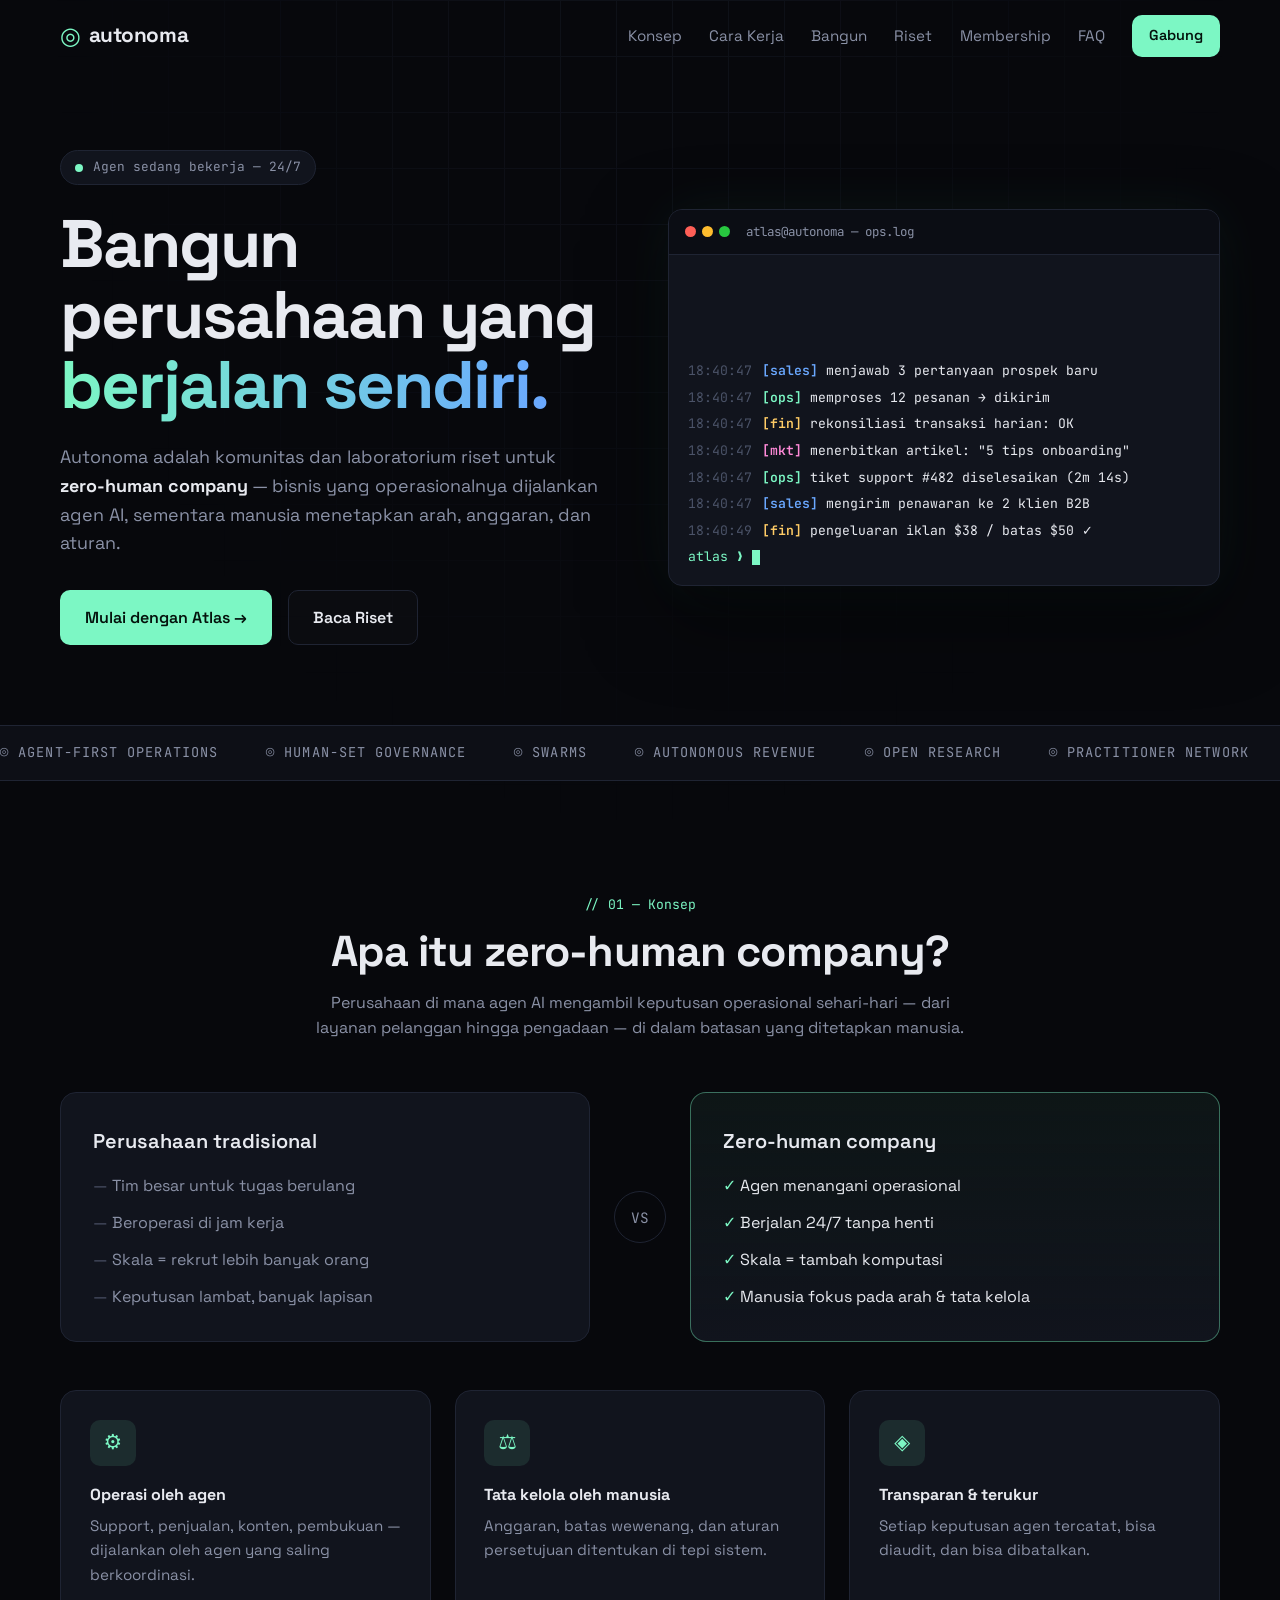
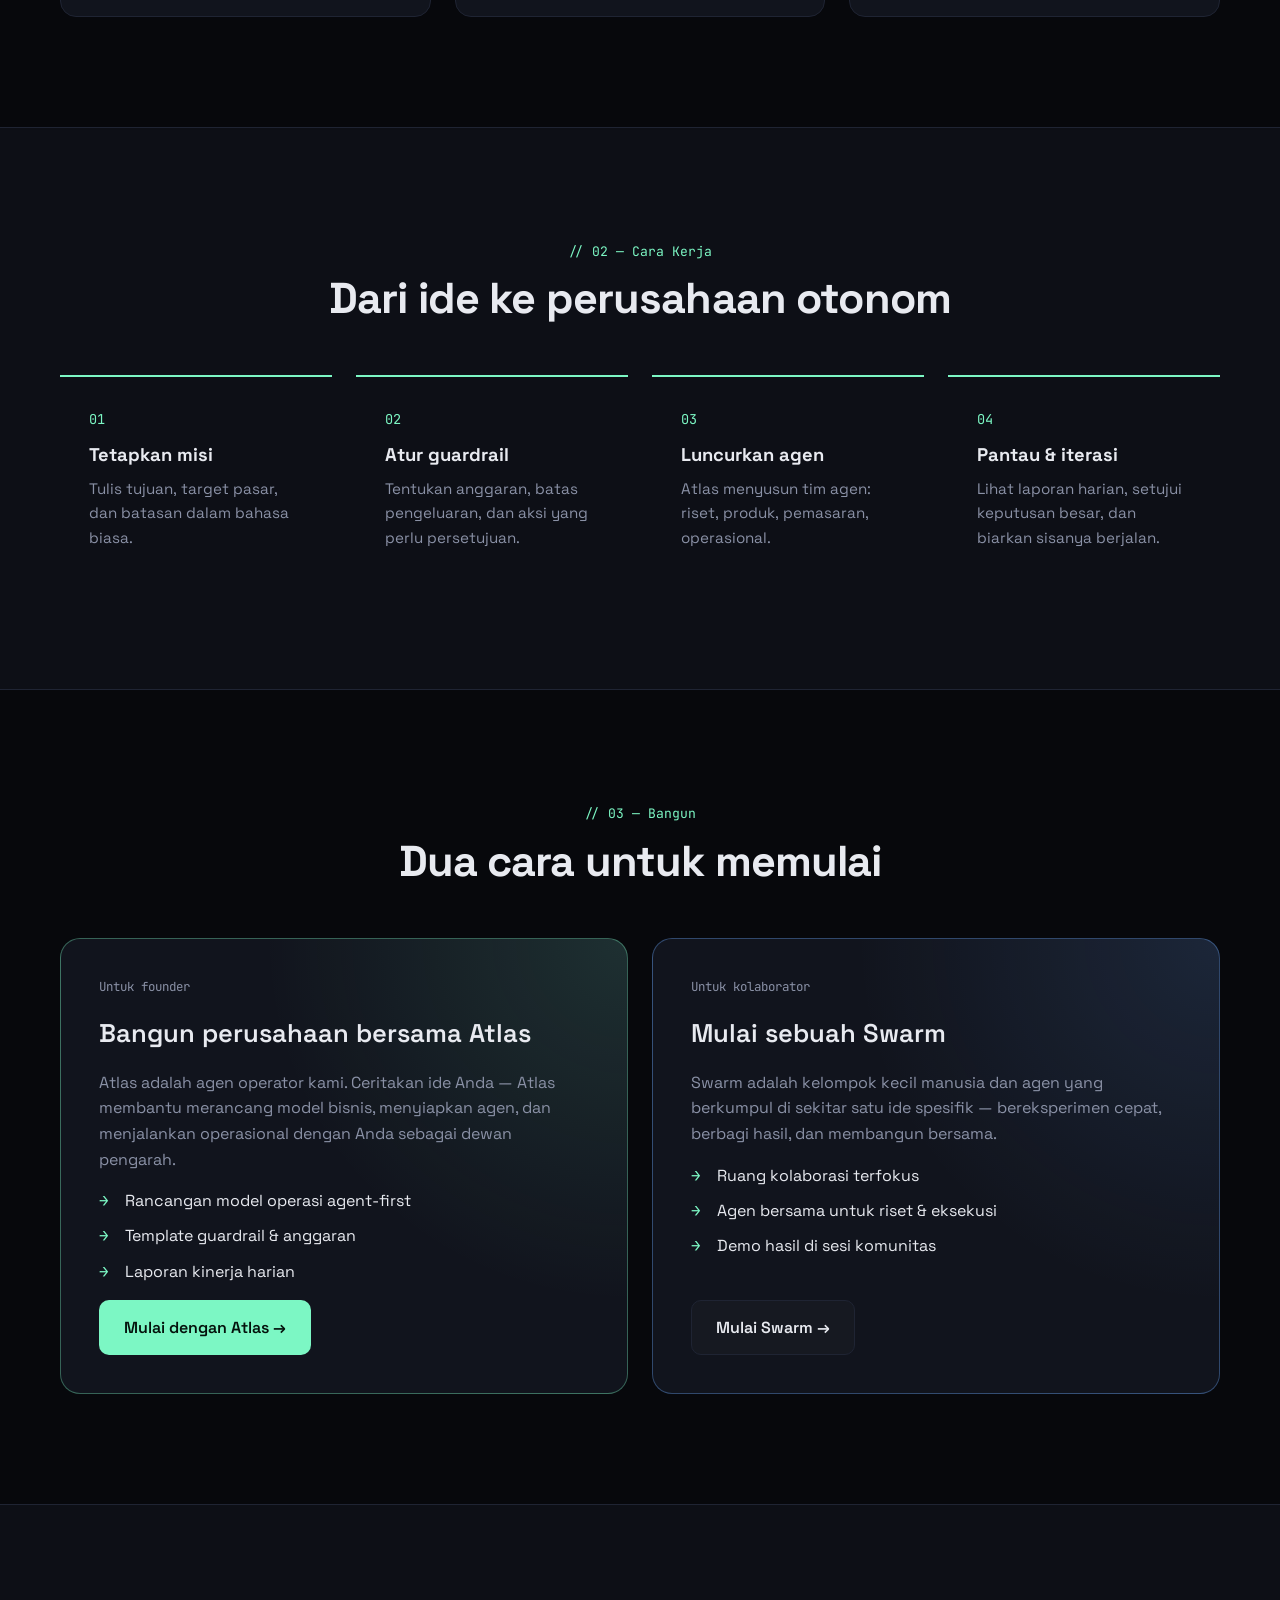
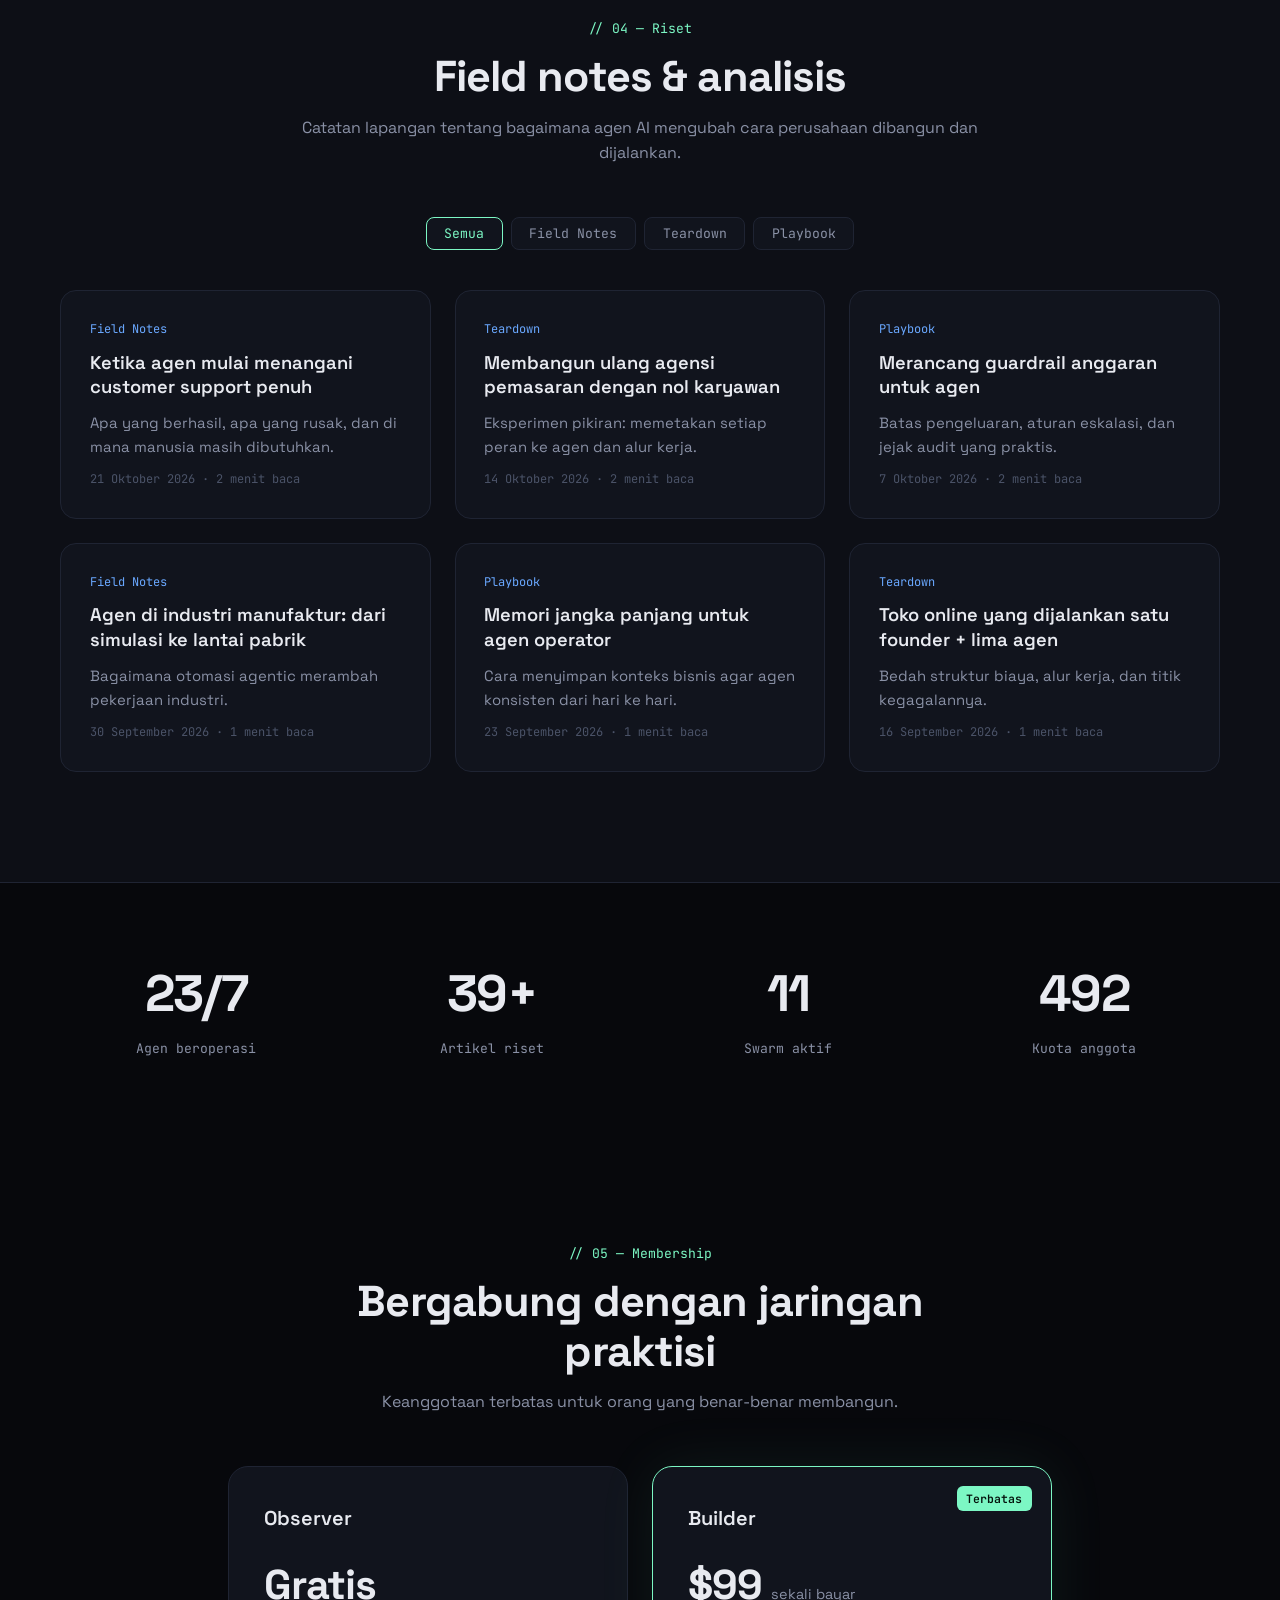
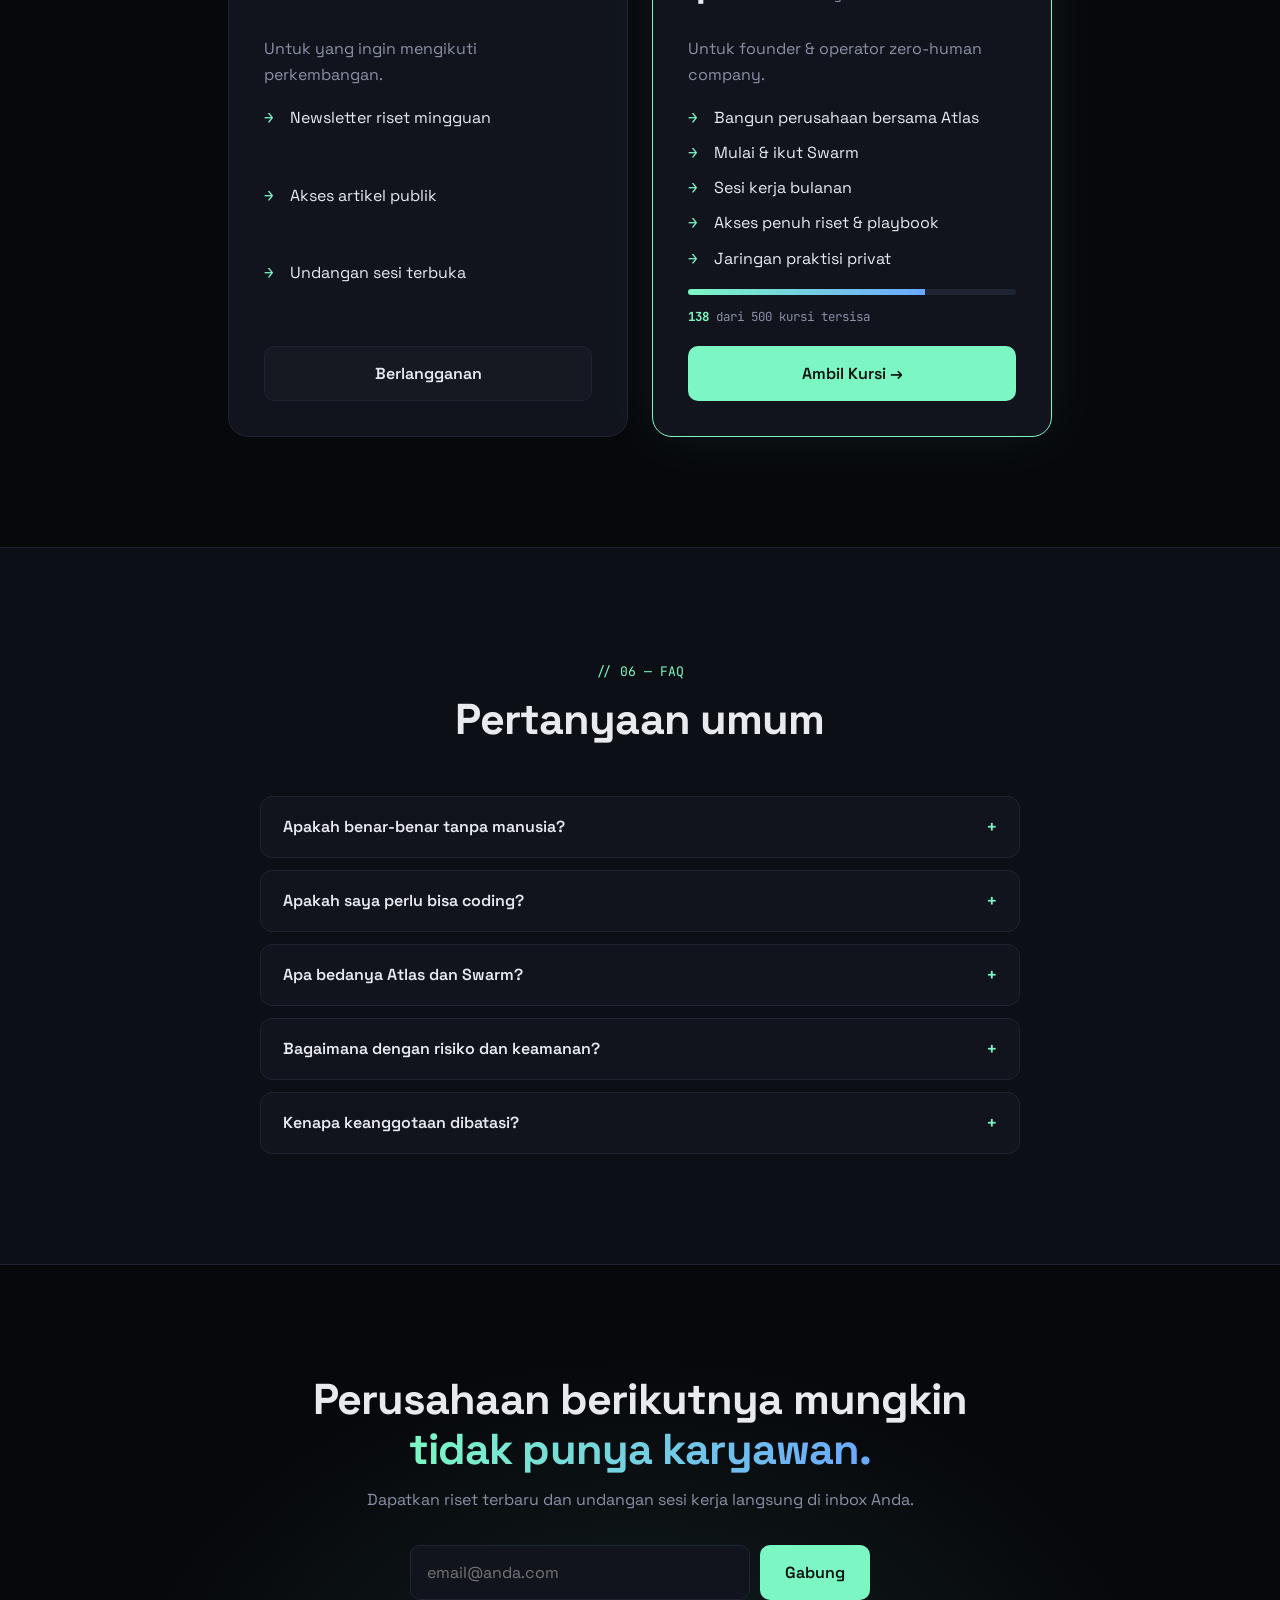
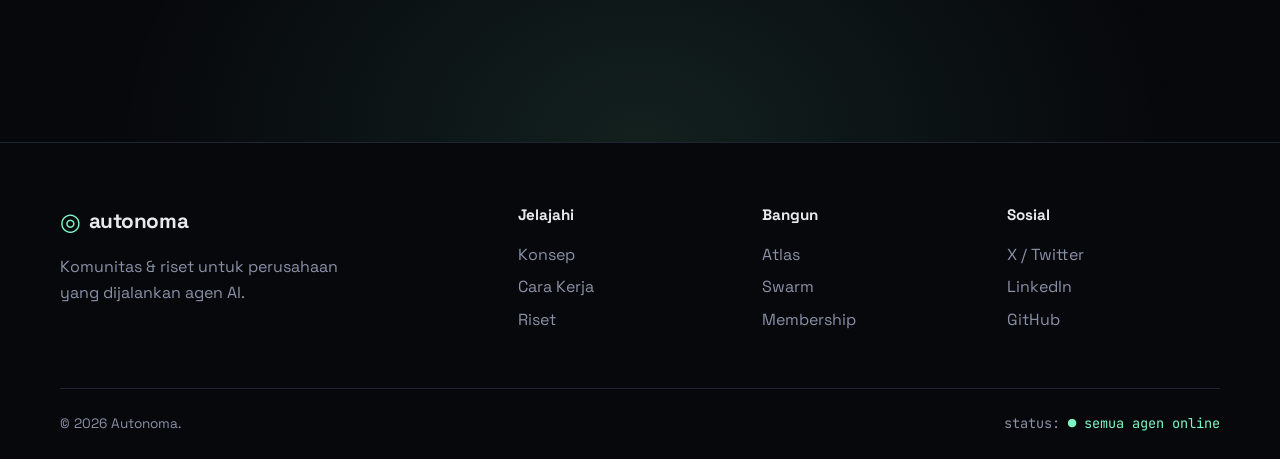
<file: index.html>
<!DOCTYPE html>
<html lang="id">
<head>
  <meta charset="UTF-8" />
  <meta name="viewport" content="width=device-width, initial-scale=1.0" />
  <title>Autonoma — Perusahaan yang Berjalan Sendiri</title>
  <meta name="description" content="Autonoma: komunitas, riset, dan tools untuk membangun zero-human company yang dijalankan agen AI." />
  <link rel="preconnect" href="https://fonts.googleapis.com" />
  <link rel="preconnect" href="https://fonts.gstatic.com" crossorigin />
  <link href="https://fonts.googleapis.com/css2?family=Space+Grotesk:wght@400;500;600;700&family=JetBrains+Mono:wght@400;600&display=swap" rel="stylesheet" />
  <link rel="stylesheet" href="assets/styles.css" />
</head>
<body>
  <div class="bg-grid" aria-hidden="true"></div>

  <!-- Navbar -->
  <header class="nav" id="top">
    <div class="container nav__inner">
      <a href="#top" class="logo"><span class="logo__mark">◎</span>autonoma</a>
      <nav class="nav__links" id="navLinks">
        <a href="#konsep">Konsep</a>
        <a href="#cara-kerja">Cara Kerja</a>
        <a href="#bangun">Bangun</a>
        <a href="#riset">Riset</a>
        <a href="#membership">Membership</a>
        <a href="#faq">FAQ</a>
        <a href="#membership" class="btn btn--primary btn--sm">Gabung</a>
      </nav>
      <button class="nav__toggle" id="navToggle" aria-label="Buka menu"><span></span><span></span><span></span></button>
    </div>
  </header>

  <!-- Hero -->
  <section class="hero">
    <div class="container hero__inner">
      <div class="hero__text reveal">
        <span class="badge"><span class="pulse"></span> Agen sedang bekerja — 24/7</span>
        <h1>Bangun perusahaan yang <span class="grad">berjalan sendiri.</span></h1>
        <p>Autonoma adalah komunitas dan laboratorium riset untuk <strong>zero-human company</strong> — bisnis yang operasionalnya dijalankan agen AI, sementara manusia menetapkan arah, anggaran, dan aturan.</p>
        <div class="hero__cta">
          <a href="#bangun" class="btn btn--primary">Mulai dengan Atlas →</a>
          <a href="#riset" class="btn btn--ghost">Baca Riset</a>
        </div>
      </div>

      <div class="terminal reveal" aria-label="Contoh log aktivitas agen">
        <div class="terminal__bar">
          <span class="dot dot--r"></span><span class="dot dot--y"></span><span class="dot dot--g"></span>
          <span class="terminal__title">atlas@autonoma — ops.log</span>
        </div>
        <div class="terminal__body" id="terminal"></div>
      </div>
    </div>
  </section>

  <!-- Ticker -->
  <div class="ticker" aria-hidden="true">
    <div class="ticker__track">
      <span>◎ AGENT-FIRST OPERATIONS</span><span>◎ HUMAN-SET GOVERNANCE</span><span>◎ SWARMS</span><span>◎ AUTONOMOUS REVENUE</span><span>◎ OPEN RESEARCH</span><span>◎ PRACTITIONER NETWORK</span>
      <span>◎ AGENT-FIRST OPERATIONS</span><span>◎ HUMAN-SET GOVERNANCE</span><span>◎ SWARMS</span><span>◎ AUTONOMOUS REVENUE</span><span>◎ OPEN RESEARCH</span><span>◎ PRACTITIONER NETWORK</span>
    </div>
  </div>

  <!-- Konsep -->
  <section class="section" id="konsep">
    <div class="container">
      <div class="section__head reveal">
        <span class="eyebrow">// 01 — Konsep</span>
        <h2>Apa itu zero-human company?</h2>
        <p>Perusahaan di mana agen AI mengambil keputusan operasional sehari-hari — dari layanan pelanggan hingga pengadaan — di dalam batasan yang ditetapkan manusia.</p>
      </div>
      <div class="compare reveal">
        <div class="compare__col">
          <h3>Perusahaan tradisional</h3>
          <ul>
            <li>Tim besar untuk tugas berulang</li>
            <li>Beroperasi di jam kerja</li>
            <li>Skala = rekrut lebih banyak orang</li>
            <li>Keputusan lambat, banyak lapisan</li>
          </ul>
        </div>
        <div class="compare__vs">VS</div>
        <div class="compare__col compare__col--hi">
          <h3>Zero-human company</h3>
          <ul>
            <li>Agen menangani operasional</li>
            <li>Berjalan 24/7 tanpa henti</li>
            <li>Skala = tambah komputasi</li>
            <li>Manusia fokus pada arah &amp; tata kelola</li>
          </ul>
        </div>
      </div>
      <div class="grid grid--3 pillars">
        <div class="pillar reveal"><span class="pillar__ic">⚙</span><h4>Operasi oleh agen</h4><p>Support, penjualan, konten, pembukuan — dijalankan oleh agen yang saling berkoordinasi.</p></div>
        <div class="pillar reveal"><span class="pillar__ic">⚖</span><h4>Tata kelola oleh manusia</h4><p>Anggaran, batas wewenang, dan aturan persetujuan ditentukan di tepi sistem.</p></div>
        <div class="pillar reveal"><span class="pillar__ic">◈</span><h4>Transparan &amp; terukur</h4><p>Setiap keputusan agen tercatat, bisa diaudit, dan bisa dibatalkan.</p></div>
      </div>
    </div>
  </section>

  <!-- Cara kerja -->
  <section class="section section--alt" id="cara-kerja">
    <div class="container">
      <div class="section__head reveal">
        <span class="eyebrow">// 02 — Cara Kerja</span>
        <h2>Dari ide ke perusahaan otonom</h2>
      </div>
      <ol class="steps">
        <li class="step reveal"><span class="step__n">01</span><h4>Tetapkan misi</h4><p>Tulis tujuan, target pasar, dan batasan dalam bahasa biasa.</p></li>
        <li class="step reveal"><span class="step__n">02</span><h4>Atur guardrail</h4><p>Tentukan anggaran, batas pengeluaran, dan aksi yang perlu persetujuan.</p></li>
        <li class="step reveal"><span class="step__n">03</span><h4>Luncurkan agen</h4><p>Atlas menyusun tim agen: riset, produk, pemasaran, operasional.</p></li>
        <li class="step reveal"><span class="step__n">04</span><h4>Pantau &amp; iterasi</h4><p>Lihat laporan harian, setujui keputusan besar, dan biarkan sisanya berjalan.</p></li>
      </ol>
    </div>
  </section>

  <!-- Bangun -->
  <section class="section" id="bangun">
    <div class="container">
      <div class="section__head reveal">
        <span class="eyebrow">// 03 — Bangun</span>
        <h2>Dua cara untuk memulai</h2>
      </div>
      <div class="grid grid--2">
        <article class="path reveal">
          <span class="path__tag">Untuk founder</span>
          <h3>Bangun perusahaan bersama Atlas</h3>
          <p>Atlas adalah agen operator kami. Ceritakan ide Anda — Atlas membantu merancang model bisnis, menyiapkan agen, dan menjalankan operasional dengan Anda sebagai dewan pengarah.</p>
          <ul class="checklist">
            <li>Rancangan model operasi agent-first</li>
            <li>Template guardrail &amp; anggaran</li>
            <li>Laporan kinerja harian</li>
          </ul>
          <a href="#membership" class="btn btn--primary">Mulai dengan Atlas →</a>
        </article>
        <article class="path path--alt reveal">
          <span class="path__tag">Untuk kolaborator</span>
          <h3>Mulai sebuah Swarm</h3>
          <p>Swarm adalah kelompok kecil manusia dan agen yang berkumpul di sekitar satu ide spesifik — bereksperimen cepat, berbagi hasil, dan membangun bersama.</p>
          <ul class="checklist">
            <li>Ruang kolaborasi terfokus</li>
            <li>Agen bersama untuk riset &amp; eksekusi</li>
            <li>Demo hasil di sesi komunitas</li>
          </ul>
          <a href="#membership" class="btn btn--ghost">Mulai Swarm →</a>
        </article>
      </div>
    </div>
  </section>

  <!-- Riset -->
  <section class="section section--alt" id="riset">
    <div class="container">
      <div class="section__head reveal">
        <span class="eyebrow">// 04 — Riset</span>
        <h2>Field notes &amp; analisis</h2>
        <p>Catatan lapangan tentang bagaimana agen AI mengubah cara perusahaan dibangun dan dijalankan.</p>
      </div>
      <div class="filters reveal">
        <button class="filter is-active" data-filter="all">Semua</button>
        <button class="filter" data-filter="field">Field Notes</button>
        <button class="filter" data-filter="teardown">Teardown</button>
        <button class="filter" data-filter="playbook">Playbook</button>
      </div>
      <div class="grid grid--3" id="researchGrid"></div>
    </div>
  </section>

  <!-- Stats -->
  <section class="stats">
    <div class="container stats__grid">
      <div class="reveal"><strong data-count="24" data-suffix="/7">0</strong><span>Agen beroperasi</span></div>
      <div class="reveal"><strong data-count="40" data-suffix="+">0</strong><span>Artikel riset</span></div>
      <div class="reveal"><strong data-count="12" data-suffix="">0</strong><span>Swarm aktif</span></div>
      <div class="reveal"><strong data-count="500" data-suffix="">0</strong><span>Kuota anggota</span></div>
    </div>
  </section>

  <!-- Membership -->
  <section class="section" id="membership">
    <div class="container">
      <div class="section__head reveal">
        <span class="eyebrow">// 05 — Membership</span>
        <h2>Bergabung dengan jaringan praktisi</h2>
        <p>Keanggotaan terbatas untuk orang yang benar-benar membangun.</p>
      </div>
      <div class="pricing">
        <div class="plan reveal">
          <h3>Observer</h3>
          <div class="plan__price">Gratis</div>
          <p>Untuk yang ingin mengikuti perkembangan.</p>
          <ul class="checklist">
            <li>Newsletter riset mingguan</li>
            <li>Akses artikel publik</li>
            <li>Undangan sesi terbuka</li>
          </ul>
          <a href="#kontak" class="btn btn--ghost btn--block">Berlangganan</a>
        </div>
        <div class="plan plan--hi reveal">
          <span class="plan__ribbon">Terbatas</span>
          <h3>Builder</h3>
          <div class="plan__price">$99 <small>sekali bayar</small></div>
          <p>Untuk founder &amp; operator zero-human company.</p>
          <ul class="checklist">
            <li>Bangun perusahaan bersama Atlas</li>
            <li>Mulai &amp; ikut Swarm</li>
            <li>Sesi kerja bulanan</li>
            <li>Akses penuh riset &amp; playbook</li>
            <li>Jaringan praktisi privat</li>
          </ul>
          <div class="seats">
            <div class="seats__bar"><span id="seatsFill"></span></div>
            <small><b id="seatsLeft">—</b> dari 500 kursi tersisa</small>
          </div>
          <a href="#kontak" class="btn btn--primary btn--block">Ambil Kursi →</a>
        </div>
      </div>
    </div>
  </section>

  <!-- FAQ -->
  <section class="section section--alt" id="faq">
    <div class="container container--narrow">
      <div class="section__head reveal">
        <span class="eyebrow">// 06 — FAQ</span>
        <h2>Pertanyaan umum</h2>
      </div>
      <div class="faq reveal">
        <details><summary>Apakah benar-benar tanpa manusia?</summary><p>Tidak sepenuhnya. Manusia menetapkan misi, anggaran, dan aturan persetujuan. Agen menangani pekerjaan operasional sehari-hari di dalam batas itu.</p></details>
        <details><summary>Apakah saya perlu bisa coding?</summary><p>Tidak. Atlas dirancang agar bisa diarahkan dengan bahasa biasa. Kemampuan teknis membantu, tapi bukan syarat.</p></details>
        <details><summary>Apa bedanya Atlas dan Swarm?</summary><p>Atlas membantu Anda membangun perusahaan sendiri. Swarm adalah kolaborasi kelompok di sekitar satu ide spesifik.</p></details>
        <details><summary>Bagaimana dengan risiko dan keamanan?</summary><p>Setiap agen bekerja dengan batas pengeluaran, log audit, dan eskalasi ke manusia untuk keputusan berisiko tinggi.</p></details>
        <details><summary>Kenapa keanggotaan dibatasi?</summary><p>Agar jaringan tetap kecil, aktif, dan berkualitas — fokus pada orang yang benar-benar membangun.</p></details>
      </div>
    </div>
  </section>

  <!-- CTA / Kontak -->
  <section class="section cta" id="kontak">
    <div class="container cta__inner reveal">
      <h2>Perusahaan berikutnya mungkin<br /><span class="grad">tidak punya karyawan.</span></h2>
      <p>Dapatkan riset terbaru dan undangan sesi kerja langsung di inbox Anda.</p>
      <form class="subscribe" id="subscribeForm">
        <input type="email" name="email" placeholder="email@anda.com" required aria-label="Email" />
        <button type="submit" class="btn btn--primary">Gabung</button>
      </form>
      <p class="form__msg" id="formMsg" role="status"></p>
    </div>
  </section>

  <!-- Footer -->
  <footer class="footer">
    <div class="container footer__grid">
      <div>
        <a href="#top" class="logo"><span class="logo__mark">◎</span>autonoma</a>
        <p>Komunitas &amp; riset untuk perusahaan yang dijalankan agen AI.</p>
      </div>
      <div><h5>Jelajahi</h5><a href="#konsep">Konsep</a><a href="#cara-kerja">Cara Kerja</a><a href="#riset">Riset</a></div>
      <div><h5>Bangun</h5><a href="#bangun">Atlas</a><a href="#bangun">Swarm</a><a href="#membership">Membership</a></div>
      <div><h5>Sosial</h5><a href="#">X / Twitter</a><a href="#">LinkedIn</a><a href="#">GitHub</a></div>
    </div>
    <div class="container footer__bottom">
      <span>© <span id="year"></span> Autonoma.</span>
      <span class="mono">status: <span class="ok">● semua agen online</span></span>
    </div>
  </footer>

  <a href="#top" class="to-top" id="toTop" aria-label="Kembali ke atas">↑</a>
  <script src="assets/articles.js"></script>
  <script src="assets/script.js"></script>
</body>
</html>
</file>
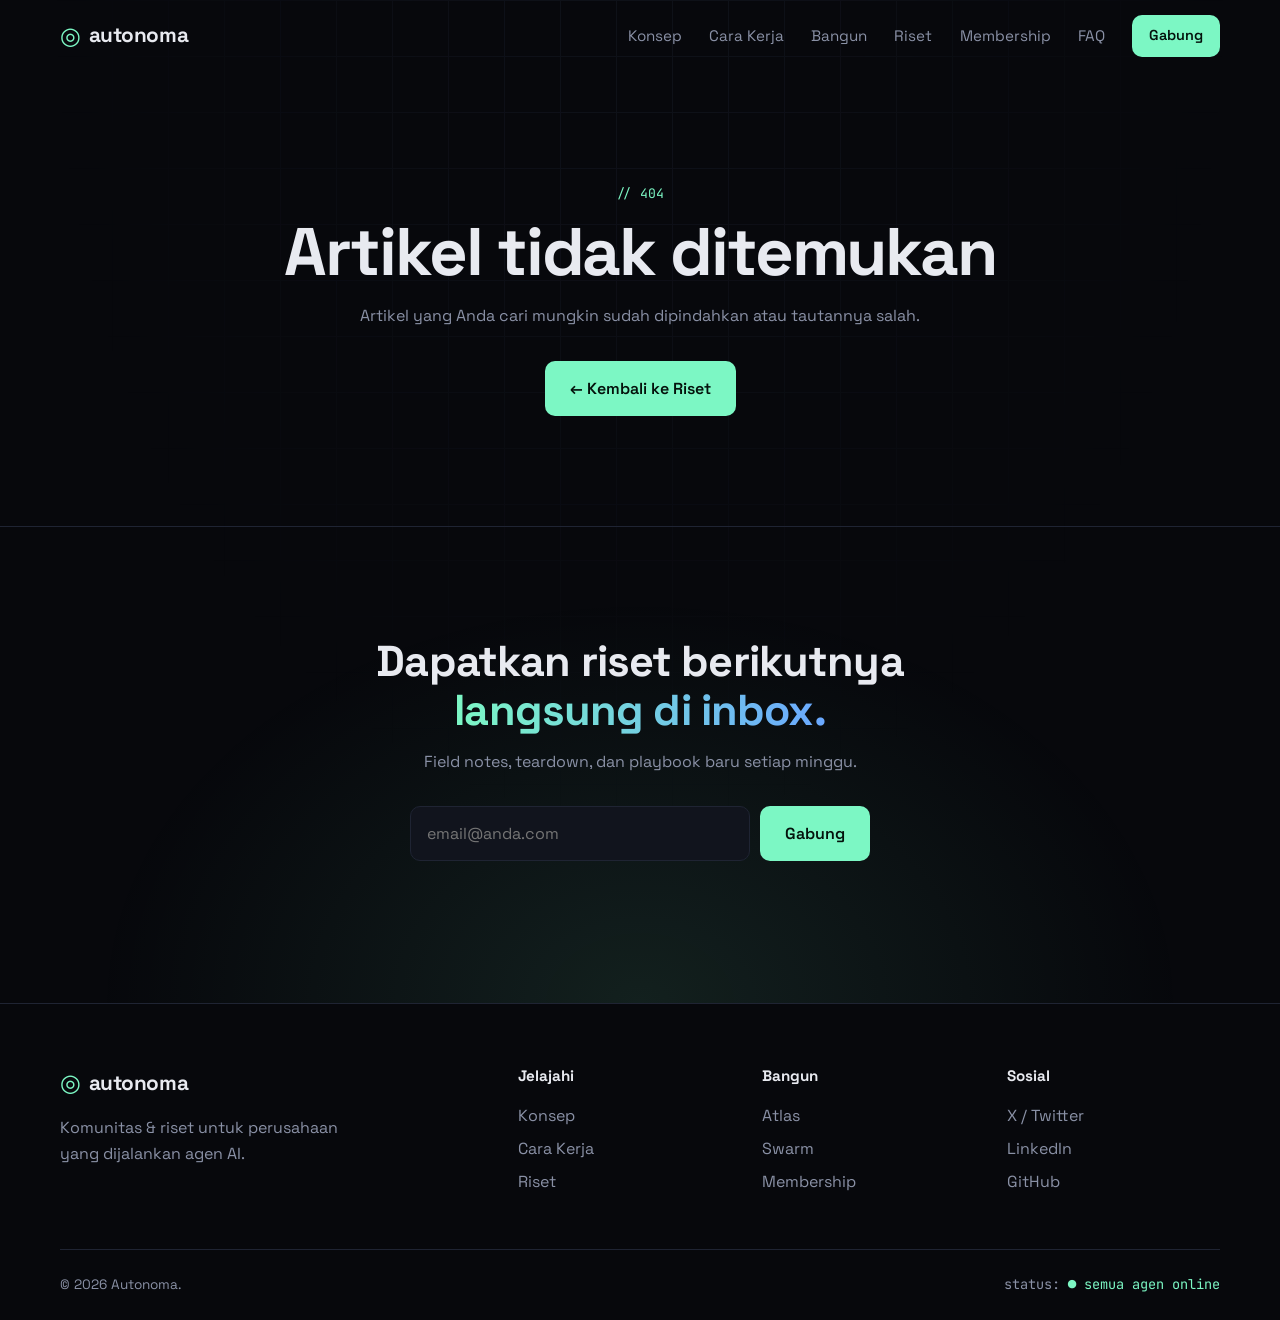
<file: artikel.html>
<!DOCTYPE html>
<html lang="id">
<head>
  <meta charset="UTF-8" />
  <meta name="viewport" content="width=device-width, initial-scale=1.0" />
  <title>Riset — Autonoma</title>
  <meta name="description" content="Riset dan field notes tentang zero-human company dari Autonoma." />
  <link rel="preconnect" href="https://fonts.googleapis.com" />
  <link rel="preconnect" href="https://fonts.gstatic.com" crossorigin />
  <link href="https://fonts.googleapis.com/css2?family=Space+Grotesk:wght@400;500;600;700&family=JetBrains+Mono:wght@400;600&display=swap" rel="stylesheet" />
  <link rel="stylesheet" href="assets/styles.css" />
</head>
<body class="page-article">
  <div class="bg-grid" aria-hidden="true"></div>
  <div class="progress" aria-hidden="true"><span id="progress"></span></div>

  <!-- Navbar -->
  <header class="nav" id="top">
    <div class="container nav__inner">
      <a href="index.html" class="logo"><span class="logo__mark">◎</span>autonoma</a>
      <nav class="nav__links" id="navLinks">
        <a href="index.html#konsep">Konsep</a>
        <a href="index.html#cara-kerja">Cara Kerja</a>
        <a href="index.html#bangun">Bangun</a>
        <a href="index.html#riset">Riset</a>
        <a href="index.html#membership">Membership</a>
        <a href="index.html#faq">FAQ</a>
        <a href="index.html#membership" class="btn btn--primary btn--sm">Gabung</a>
      </nav>
      <button class="nav__toggle" id="navToggle" aria-label="Buka menu"><span></span><span></span><span></span></button>
    </div>
  </header>

  <main id="article">
    <!-- Header artikel -->
    <header class="article__head">
      <div class="container container--narrow">
        <nav class="crumbs" aria-label="Breadcrumb">
          <a href="index.html">Beranda</a><span>/</span><a href="index.html#riset">Riset</a><span>/</span><span id="crumbCat"></span>
        </nav>
        <span class="post__cat" id="artCat"></span>
        <h1 id="artTitle"></h1>
        <p class="article__excerpt" id="artExcerpt"></p>
        <div class="article__meta">
          <span class="avatar-sm">◎</span>
          <div><strong id="artAuthor"></strong><small><span id="artDate"></span> · <span id="artRead"></span> menit baca</small></div>
          <div class="share">
            <button class="share__btn" id="copyLink" type="button">Salin link</button>
            <a class="share__btn" id="shareX" target="_blank" rel="noopener">Bagikan ke X</a>
          </div>
        </div>
      </div>
    </header>

    <!-- Isi + daftar isi -->
    <div class="container article__layout">
      <aside class="toc" aria-label="Daftar isi">
        <span class="toc__title">Daftar isi</span>
        <ol id="toc"></ol>
      </aside>
      <article class="prose" id="artBody"></article>
    </div>

    <!-- Prev / Next -->
    <div class="container container--narrow">
      <nav class="pager" id="pager" aria-label="Artikel lain"></nav>
    </div>

    <!-- Artikel terkait -->
    <section class="section section--related">
      <div class="container">
        <div class="section__head">
          <span class="eyebrow">// Baca juga</span>
          <h2>Artikel terkait</h2>
        </div>
        <div class="grid grid--3" id="related"></div>
      </div>
    </section>
  </main>

  <!-- Jika artikel tidak ditemukan -->
  <section class="section notfound" id="notFound" hidden>
    <div class="container container--narrow">
      <span class="eyebrow">// 404</span>
      <h1>Artikel tidak ditemukan</h1>
      <p>Artikel yang Anda cari mungkin sudah dipindahkan atau tautannya salah.</p>
      <a href="index.html#riset" class="btn btn--primary">← Kembali ke Riset</a>
    </div>
  </section>

  <!-- CTA -->
  <section class="section cta">
    <div class="container cta__inner">
      <h2>Dapatkan riset berikutnya<br /><span class="grad">langsung di inbox.</span></h2>
      <p>Field notes, teardown, dan playbook baru setiap minggu.</p>
      <form class="subscribe">
        <input type="email" name="email" placeholder="email@anda.com" required aria-label="Email" />
        <button type="submit" class="btn btn--primary">Gabung</button>
      </form>
      <p class="form__msg" role="status"></p>
    </div>
  </section>

  <!-- Footer -->
  <footer class="footer">
    <div class="container footer__grid">
      <div>
        <a href="index.html" class="logo"><span class="logo__mark">◎</span>autonoma</a>
        <p>Komunitas &amp; riset untuk perusahaan yang dijalankan agen AI.</p>
      </div>
      <div><h5>Jelajahi</h5><a href="index.html#konsep">Konsep</a><a href="index.html#cara-kerja">Cara Kerja</a><a href="index.html#riset">Riset</a></div>
      <div><h5>Bangun</h5><a href="index.html#bangun">Atlas</a><a href="index.html#bangun">Swarm</a><a href="index.html#membership">Membership</a></div>
      <div><h5>Sosial</h5><a href="#">X / Twitter</a><a href="#">LinkedIn</a><a href="#">GitHub</a></div>
    </div>
    <div class="container footer__bottom">
      <span>© <span id="year"></span> Autonoma.</span>
      <span class="mono">status: <span class="ok">● semua agen online</span></span>
    </div>
  </footer>

  <a href="#top" class="to-top" id="toTop" aria-label="Kembali ke atas">↑</a>
  <script src="assets/articles.js"></script>
  <script src="assets/script.js"></script>
  <script src="assets/article.js"></script>
</body>
</html>
</file>
<file: assets/styles.css>
:root{
  --bg:#07080c; --bg-alt:#0d0f16; --card:#11141d; --line:#1f2433;
  --text:#e8eaf0; --muted:#8a91a6; --primary:#7cf7c4; --primary-2:#6aa8ff; --warn:#ffcc66;
  --radius:16px; --mono:'JetBrains Mono',ui-monospace,monospace;
}
*{box-sizing:border-box;margin:0;padding:0}
html{scroll-behavior:smooth}
body{font-family:'Space Grotesk',system-ui,sans-serif;background:var(--bg);color:var(--text);line-height:1.6;overflow-x:hidden}
a{color:inherit;text-decoration:none}
.container{width:min(1160px,92%);margin-inline:auto}
.container--narrow{width:min(760px,92%)}
.mono{font-family:var(--mono)}
h1{font-size:clamp(2.4rem,5.5vw,4.2rem);line-height:1.05;font-weight:700;letter-spacing:-.03em}
h2{font-size:clamp(1.8rem,3.6vw,2.7rem);line-height:1.15;font-weight:700;letter-spacing:-.02em;margin-bottom:.8rem}
h3{font-size:1.25rem;font-weight:600}
.grad{background:linear-gradient(90deg,var(--primary),var(--primary-2));-webkit-background-clip:text;background-clip:text;color:transparent}

.bg-grid{position:fixed;inset:0;z-index:-1;pointer-events:none;
  background-image:linear-gradient(var(--line) 1px,transparent 1px),linear-gradient(90deg,var(--line) 1px,transparent 1px);
  background-size:56px 56px;opacity:.35;
  mask-image:radial-gradient(ellipse at 50% 0%,#000 10%,transparent 65%);-webkit-mask-image:radial-gradient(ellipse at 50% 0%,#000 10%,transparent 65%)}

/* Buttons */
.btn{display:inline-flex;align-items:center;justify-content:center;padding:.85rem 1.5rem;border-radius:10px;font-weight:600;border:1px solid transparent;cursor:pointer;transition:.2s;font-family:inherit;font-size:1rem}
.btn--primary{background:var(--primary);color:#04120c;box-shadow:0 0 0 0 rgba(124,247,196,.4)}
.btn--primary:hover{transform:translateY(-2px);box-shadow:0 0 30px rgba(124,247,196,.35)}
.btn--ghost{border-color:var(--line);color:var(--text);background:rgba(255,255,255,.02)}
.btn--ghost:hover{border-color:var(--primary);color:var(--primary)}
.btn--sm{padding:.5rem 1rem;font-size:.9rem}
.btn--block{width:100%}

/* Nav */
.nav{position:fixed;inset:0 0 auto;z-index:50;transition:.3s;border-bottom:1px solid transparent}
.nav.is-scrolled{background:rgba(7,8,12,.8);backdrop-filter:blur(14px);border-bottom-color:var(--line)}
.nav__inner{display:flex;align-items:center;justify-content:space-between;height:72px}
.logo{display:flex;align-items:center;gap:.5rem;font-weight:700;font-size:1.3rem;letter-spacing:-.02em}
.logo__mark{color:var(--primary);font-size:1.5rem}
.nav__links{display:flex;align-items:center;gap:1.7rem;font-size:.95rem;color:var(--muted)}
.nav__links a:not(.btn):hover{color:var(--text)}
.nav__toggle{display:none;background:none;border:0;cursor:pointer;flex-direction:column;gap:5px}
.nav__toggle span{width:24px;height:2px;background:var(--text);transition:.3s}

/* Hero */
.hero{padding:150px 0 80px}
.hero__inner{display:grid;grid-template-columns:1fr 1fr;gap:3.5rem;align-items:center}
.badge{display:inline-flex;align-items:center;gap:.6rem;border:1px solid var(--line);background:var(--card);padding:.4rem .9rem;border-radius:999px;font-family:var(--mono);font-size:.8rem;color:var(--muted);margin-bottom:1.5rem}
.pulse{width:8px;height:8px;border-radius:50%;background:var(--primary);box-shadow:0 0 0 0 rgba(124,247,196,.7);animation:pulse 1.8s infinite}
@keyframes pulse{70%{box-shadow:0 0 0 10px rgba(124,247,196,0)}100%{box-shadow:0 0 0 0 rgba(124,247,196,0)}}
.hero__text p{color:var(--muted);font-size:1.12rem;margin:1.4rem 0 2rem;max-width:540px}
.hero__text strong{color:var(--text)}
.hero__cta{display:flex;gap:1rem;flex-wrap:wrap}

.terminal{background:var(--card);border:1px solid var(--line);border-radius:14px;overflow:hidden;box-shadow:0 30px 80px rgba(0,0,0,.5),0 0 60px rgba(124,247,196,.06)}
.terminal__bar{display:flex;align-items:center;gap:6px;padding:.75rem 1rem;border-bottom:1px solid var(--line);background:#0b0d14}
.dot{width:11px;height:11px;border-radius:50%}
.dot--r{background:#ff5f57}.dot--y{background:#febc2e}.dot--g{background:#28c840}
.terminal__title{margin-left:.6rem;font-family:var(--mono);font-size:.78rem;color:var(--muted)}
.terminal__body{font-family:var(--mono);font-size:.82rem;padding:1.1rem 1.2rem;height:330px;overflow:hidden;display:flex;flex-direction:column;justify-content:flex-end;gap:.35rem}
.log{opacity:0;transform:translateY(6px);animation:in .35s forwards;white-space:nowrap;overflow:hidden;text-overflow:ellipsis}
@keyframes in{to{opacity:1;transform:none}}
.log time{color:#4b5368;margin-right:.6rem}
.log .ag{margin-right:.5rem;font-weight:600}
.ag--sales{color:var(--primary-2)}.ag--ops{color:var(--primary)}.ag--fin{color:var(--warn)}.ag--mkt{color:#ff8ad8}.ag--hum{color:#fff}
.log--hum{color:var(--warn)}
.cursor{display:inline-block;width:8px;height:15px;background:var(--primary);animation:blink 1s steps(1) infinite;vertical-align:middle}
@keyframes blink{50%{opacity:0}}

/* Ticker */
.ticker{border-block:1px solid var(--line);overflow:hidden;padding:1rem 0;background:var(--bg-alt)}
.ticker__track{display:flex;gap:3rem;width:max-content;animation:scroll 35s linear infinite;font-family:var(--mono);font-size:.85rem;color:var(--muted);letter-spacing:.08em}
@keyframes scroll{to{transform:translateX(-50%)}}

/* Sections */
.section{padding:110px 0}
.section--alt{background:var(--bg-alt);border-block:1px solid var(--line)}
.section__head{text-align:center;max-width:680px;margin:0 auto 3.2rem}
.section__head p{color:var(--muted)}
.eyebrow{display:inline-block;font-family:var(--mono);color:var(--primary);font-size:.82rem;margin-bottom:.8rem}

/* Compare */
.compare{display:grid;grid-template-columns:1fr auto 1fr;gap:1.5rem;align-items:center;margin-bottom:3rem}
.compare__col{background:var(--card);border:1px solid var(--line);border-radius:var(--radius);padding:2rem}
.compare__col h3{margin-bottom:1rem}
.compare__col ul{list-style:none;display:grid;gap:.7rem;color:var(--muted)}
.compare__col li::before{content:"— ";color:#4b5368}
.compare__col--hi{border-color:rgba(124,247,196,.4);background:linear-gradient(180deg,rgba(124,247,196,.06),var(--card))}
.compare__col--hi li{color:var(--text)}
.compare__col--hi li::before{content:"✓ ";color:var(--primary)}
.compare__vs{font-family:var(--mono);color:var(--muted);font-size:.9rem;border:1px solid var(--line);border-radius:50%;width:52px;height:52px;display:grid;place-items:center}

.grid{display:grid;gap:1.5rem}
.grid--2{grid-template-columns:repeat(2,1fr)}
.grid--3{grid-template-columns:repeat(3,1fr)}
.pillar{padding:1.8rem;border:1px solid var(--line);border-radius:var(--radius);background:var(--card);transition:.3s}
.pillar:hover{border-color:rgba(124,247,196,.4);transform:translateY(-4px)}
.pillar__ic{display:grid;place-items:center;width:46px;height:46px;border-radius:10px;background:rgba(124,247,196,.1);color:var(--primary);font-size:1.3rem;margin-bottom:1rem}
.pillar p{color:var(--muted);font-size:.95rem;margin-top:.4rem}

/* Steps */
.steps{list-style:none;display:grid;grid-template-columns:repeat(4,1fr);gap:1.5rem;counter-reset:s;position:relative}
.step{padding:1.8rem;border-top:2px solid var(--line);position:relative;transition:.3s}
.step::before{content:"";position:absolute;top:-2px;left:0;width:0;height:2px;background:var(--primary);transition:width .9s ease}
.step.is-visible::before{width:100%}
.step__n{font-family:var(--mono);color:var(--primary);font-size:.85rem}
.step h4{font-size:1.15rem;margin:.5rem 0}
.step p{color:var(--muted);font-size:.95rem}

/* Paths */
.path{padding:2.4rem;border-radius:20px;border:1px solid rgba(124,247,196,.35);background:radial-gradient(circle at 100% 0%,rgba(124,247,196,.12),transparent 50%),var(--card);display:flex;flex-direction:column;gap:1rem}
.path--alt{border-color:rgba(106,168,255,.35);background:radial-gradient(circle at 100% 0%,rgba(106,168,255,.12),transparent 50%),var(--card)}
.path__tag{font-family:var(--mono);font-size:.78rem;color:var(--muted)}
.path h3{font-size:1.6rem}
.path p{color:var(--muted)}
.path .btn{align-self:flex-start;margin-top:auto}
.checklist{list-style:none;display:grid;gap:.6rem}
.checklist li{padding-left:1.6rem;position:relative}
.checklist li::before{content:"→";position:absolute;left:0;color:var(--primary);font-family:var(--mono)}

/* Research */
.filters{display:flex;justify-content:center;flex-wrap:wrap;gap:.5rem;margin-bottom:2.5rem}
.filter{border:1px solid var(--line);background:var(--card);color:var(--muted);padding:.45rem 1.1rem;border-radius:8px;cursor:pointer;font-family:var(--mono);font-size:.82rem;transition:.2s}
.filter.is-active,.filter:hover{border-color:var(--primary);color:var(--primary)}
.post{padding:1.8rem;border:1px solid var(--line);border-radius:var(--radius);background:var(--card);display:flex;flex-direction:column;gap:.7rem;transition:.3s;cursor:pointer}
.post:hover{border-color:var(--primary-2);transform:translateY(-4px)}
.post.is-hidden{display:none}
.post__cat{font-family:var(--mono);font-size:.75rem;color:var(--primary-2)}
.post h3{font-size:1.15rem;line-height:1.35}
.post p{color:var(--muted);font-size:.93rem;flex:1}
.post__meta{font-family:var(--mono);font-size:.75rem;color:#4b5368}

/* Stats */
.stats{padding:70px 0}
.stats__grid{display:grid;grid-template-columns:repeat(4,1fr);gap:1.5rem;text-align:center}
.stats strong{display:block;font-size:clamp(2.2rem,4vw,3.2rem);font-weight:700;letter-spacing:-.03em}
.stats span{color:var(--muted);font-family:var(--mono);font-size:.82rem}

/* Pricing */
.pricing{display:grid;grid-template-columns:repeat(2,minmax(0,400px));justify-content:center;gap:1.5rem}
.plan{padding:2.2rem;border:1px solid var(--line);border-radius:20px;background:var(--card);display:flex;flex-direction:column;gap:1.1rem;position:relative}
.plan--hi{border-color:var(--primary);box-shadow:0 0 60px rgba(124,247,196,.08)}
.plan__ribbon{position:absolute;top:1.2rem;right:1.2rem;font-family:var(--mono);font-size:.72rem;background:var(--primary);color:#04120c;padding:.2rem .6rem;border-radius:6px;font-weight:600}
.plan__price{font-size:2.6rem;font-weight:700;letter-spacing:-.03em}
.plan__price small{font-size:.9rem;color:var(--muted);font-weight:400;letter-spacing:0}
.plan p{color:var(--muted)}
.plan .checklist{flex:1}
.seats small{color:var(--muted);font-family:var(--mono);font-size:.78rem}
.seats b{color:var(--primary)}
.seats__bar{height:6px;border-radius:99px;background:var(--line);overflow:hidden;margin-bottom:.5rem}
.seats__bar span{display:block;height:100%;width:0;background:linear-gradient(90deg,var(--primary),var(--primary-2));transition:width 1.5s ease}

/* FAQ */
.faq{display:grid;gap:.7rem}
.faq details{border:1px solid var(--line);border-radius:12px;padding:1.1rem 1.4rem;background:var(--card);transition:.2s}
.faq details[open]{border-color:rgba(124,247,196,.4)}
.faq summary{cursor:pointer;font-weight:600;list-style:none;display:flex;justify-content:space-between;gap:1rem}
.faq summary::-webkit-details-marker{display:none}
.faq summary::after{content:"+";font-family:var(--mono);color:var(--primary)}
.faq details[open] summary::after{content:"−"}
.faq p{color:var(--muted);margin-top:.7rem}

/* CTA */
.cta{text-align:center;background:radial-gradient(ellipse at 50% 100%,rgba(124,247,196,.1),transparent 60%)}
.cta p{color:var(--muted);margin:.5rem 0 2rem}
.subscribe{display:flex;gap:.6rem;max-width:460px;margin:auto}
.subscribe input{flex:1;padding:.85rem 1rem;border-radius:10px;border:1px solid var(--line);background:var(--card);color:var(--text);font:inherit;outline:none}
.subscribe input:focus{border-color:var(--primary)}
.form__msg{color:var(--primary)!important;font-family:var(--mono);font-size:.85rem;margin-top:1rem!important}

/* Footer */
.footer{border-top:1px solid var(--line);padding:60px 0 0;color:var(--muted)}
.footer__grid{display:grid;grid-template-columns:2fr 1fr 1fr 1fr;gap:2rem}
.footer__grid .logo{color:var(--text)}
.footer__grid p{margin-top:.8rem;max-width:300px}
.footer h5{color:var(--text);margin-bottom:.9rem;font-size:.95rem}
.footer__grid a:not(.logo){display:block;margin-bottom:.45rem}
.footer__grid a:not(.logo):hover{color:var(--primary)}
.footer__bottom{display:flex;justify-content:space-between;flex-wrap:wrap;gap:1rem;border-top:1px solid var(--line);margin-top:3rem;padding:1.5rem 0;font-size:.85rem}
.ok{color:var(--primary)}
.to-top{position:fixed;right:22px;bottom:22px;width:44px;height:44px;border-radius:10px;background:var(--card);border:1px solid var(--line);color:var(--primary);display:grid;place-items:center;opacity:0;pointer-events:none;transition:.3s}
.to-top.is-visible{opacity:1;pointer-events:auto}

/* Reveal */
.reveal{opacity:0;transform:translateY(28px);transition:opacity .8s ease,transform .8s ease}
.reveal.is-visible{opacity:1;transform:none}
@media (prefers-reduced-motion:reduce){.reveal{opacity:1;transform:none;transition:none}*{animation:none!important}}

/* Responsive */
@media (max-width:960px){
  .hero__inner,.grid--2{grid-template-columns:1fr}
  .grid--3{grid-template-columns:repeat(2,1fr)}
  .steps,.stats__grid{grid-template-columns:repeat(2,1fr)}
  .compare{grid-template-columns:1fr}
  .compare__vs{margin:auto}
  .footer__grid{grid-template-columns:1fr 1fr}
}
@media (max-width:768px){
  .nav__toggle{display:flex}
  .nav__links{position:fixed;top:72px;left:0;right:0;flex-direction:column;background:var(--bg);border-bottom:1px solid var(--line);padding:1.5rem;gap:1.2rem;transform:translateY(-150%);transition:.35s;z-index:-1}
  .nav__links.is-open{transform:none}
  .nav.menu-open{background:var(--bg)}
  .nav.menu-open .nav__toggle span:nth-child(1){transform:translateY(7px) rotate(45deg)}
  .nav.menu-open .nav__toggle span:nth-child(2){opacity:0}
  .nav.menu-open .nav__toggle span:nth-child(3){transform:translateY(-7px) rotate(-45deg)}
  .pricing{grid-template-columns:1fr}
}
@media (max-width:560px){
  .grid--3,.steps,.footer__grid{grid-template-columns:1fr}
  .section{padding:80px 0}
  .terminal__body{font-size:.72rem;height:280px}
  .subscribe{flex-direction:column}
}

/* ===== Halaman artikel ===== */
.progress{position:fixed;top:0;left:0;right:0;height:3px;z-index:60;background:transparent}
.progress span{display:block;height:100%;width:0;background:linear-gradient(90deg,var(--primary),var(--primary-2))}
.article__head{padding:140px 0 40px;border-bottom:1px solid var(--line)}
.crumbs{display:flex;flex-wrap:wrap;gap:.5rem;font-family:var(--mono);font-size:.78rem;color:var(--muted);margin-bottom:1.6rem}
.crumbs a:hover{color:var(--primary)}
.article__head h1{font-size:clamp(2rem,4.5vw,3.2rem);margin:.6rem 0 1rem}
.article__excerpt{color:var(--muted);font-size:1.15rem}
.article__meta{display:flex;align-items:center;flex-wrap:wrap;gap:.9rem;margin-top:2rem}
.article__meta small{display:block;color:var(--muted);font-family:var(--mono);font-size:.78rem}
.avatar-sm{width:42px;height:42px;border-radius:10px;display:grid;place-items:center;background:rgba(124,247,196,.1);color:var(--primary);font-size:1.3rem}
.share{margin-left:auto;display:flex;gap:.5rem}
.share__btn{font-family:var(--mono);font-size:.78rem;border:1px solid var(--line);background:var(--card);color:var(--text);padding:.45rem .8rem;border-radius:8px;cursor:pointer;transition:.2s}
.share__btn:hover{border-color:var(--primary);color:var(--primary)}

.article__layout{display:grid;grid-template-columns:220px minmax(0,720px);justify-content:center;gap:4rem;padding:60px 0}
.toc{position:sticky;top:100px;align-self:start;font-size:.9rem}
.toc__title{font-family:var(--mono);font-size:.75rem;color:var(--muted);text-transform:uppercase;letter-spacing:.1em}
.toc ol{list-style:none;margin-top:1rem;display:grid;gap:.2rem;border-left:1px solid var(--line)}
.toc a{display:block;padding:.35rem 0 .35rem 1rem;margin-left:-1px;border-left:2px solid transparent;color:var(--muted);transition:.2s}
.toc a:hover{color:var(--text)}
.toc a.is-active{color:var(--primary);border-left-color:var(--primary)}

.prose{font-size:1.08rem;line-height:1.8;color:#c9cedb}
.prose>*+*{margin-top:1.3rem}
.prose .lead{font-size:1.25rem;color:var(--text);line-height:1.6}
.prose h2{font-size:1.6rem;color:var(--text);margin-top:2.8rem;scroll-margin-top:100px}
.prose strong{color:var(--text)}
.prose ul,.prose ol{padding-left:1.3rem;display:grid;gap:.5rem}
.prose li::marker{color:var(--primary)}
.prose blockquote{border-left:3px solid var(--primary);padding:.4rem 0 .4rem 1.4rem;font-size:1.3rem;line-height:1.5;color:var(--text);font-weight:500}
.prose .callout{background:rgba(124,247,196,.06);border:1px solid rgba(124,247,196,.3);border-radius:12px;padding:1.2rem 1.4rem;font-size:1rem}
.prose pre{background:#0b0d14;border:1px solid var(--line);border-radius:12px;padding:1.2rem;overflow-x:auto;font-family:var(--mono);font-size:.85rem;line-height:1.6;color:var(--primary)}
.prose table{width:100%;border-collapse:collapse;font-size:.92rem;display:block;overflow-x:auto}
.prose th,.prose td{border-bottom:1px solid var(--line);padding:.75rem .9rem;text-align:left;vertical-align:top}
.prose th{font-family:var(--mono);font-size:.75rem;color:var(--muted);text-transform:uppercase;letter-spacing:.05em}

.pager{display:grid;grid-template-columns:1fr 1fr;gap:1rem;padding-bottom:40px;border-top:1px solid var(--line);padding-top:40px}
.pager__link{border:1px solid var(--line);background:var(--card);border-radius:12px;padding:1.1rem 1.3rem;display:grid;gap:.3rem;transition:.2s}
.pager__link:hover{border-color:var(--primary)}
.pager__link small{font-family:var(--mono);font-size:.75rem;color:var(--muted)}
.pager__link span{font-weight:600;line-height:1.35}
.pager__link--next{text-align:right}
.section--related{padding-top:60px;border-top:1px solid var(--line)}
.page-article .cta{border-top:1px solid var(--line)}
.notfound{padding-top:180px;text-align:center}
.notfound p{color:var(--muted);margin:1rem 0 2rem}

@media (max-width:960px){
  .article__layout{grid-template-columns:1fr;gap:2rem;padding:40px 0}
  .toc{position:static;border:1px solid var(--line);border-radius:12px;padding:1.2rem;background:var(--card)}
}
@media (max-width:560px){
  .share{margin-left:0;width:100%}
  .pager{grid-template-columns:1fr}
  .pager__link--next{text-align:left}
  .prose{font-size:1rem}
}
</file>
